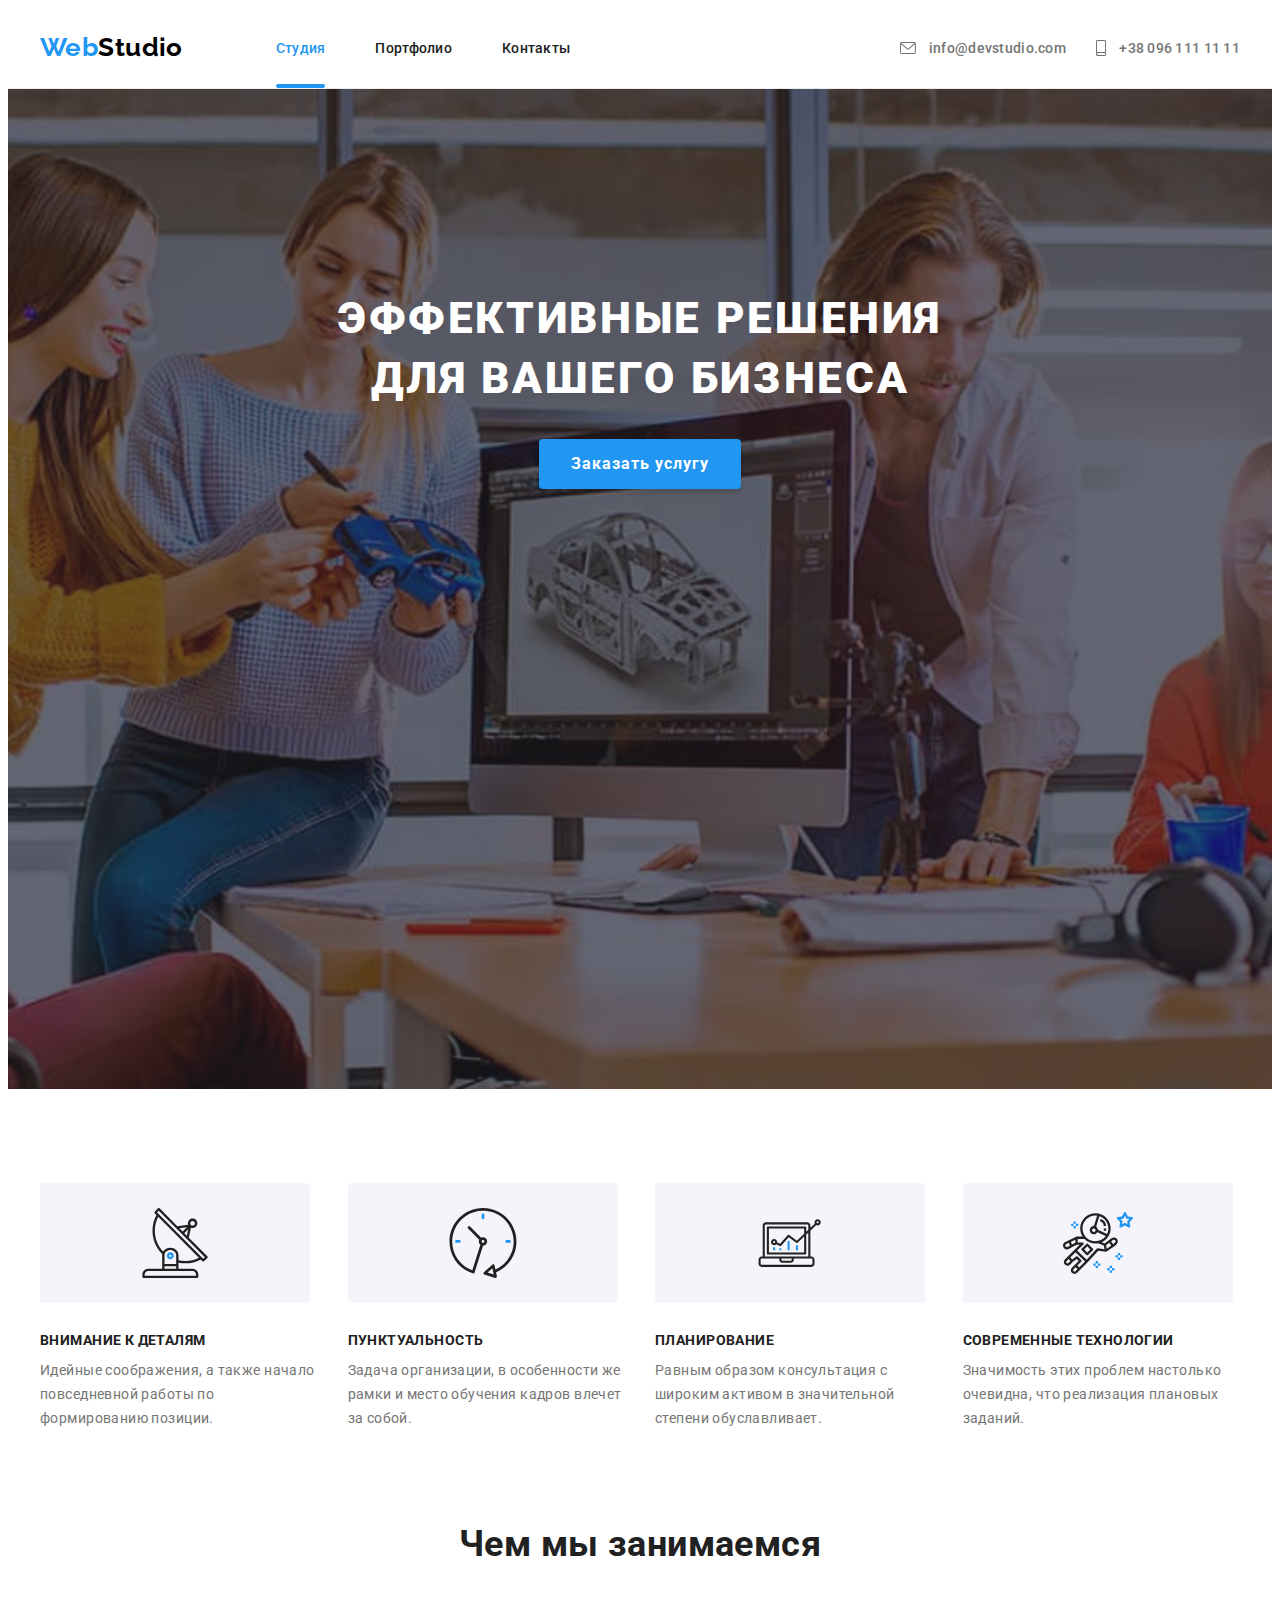
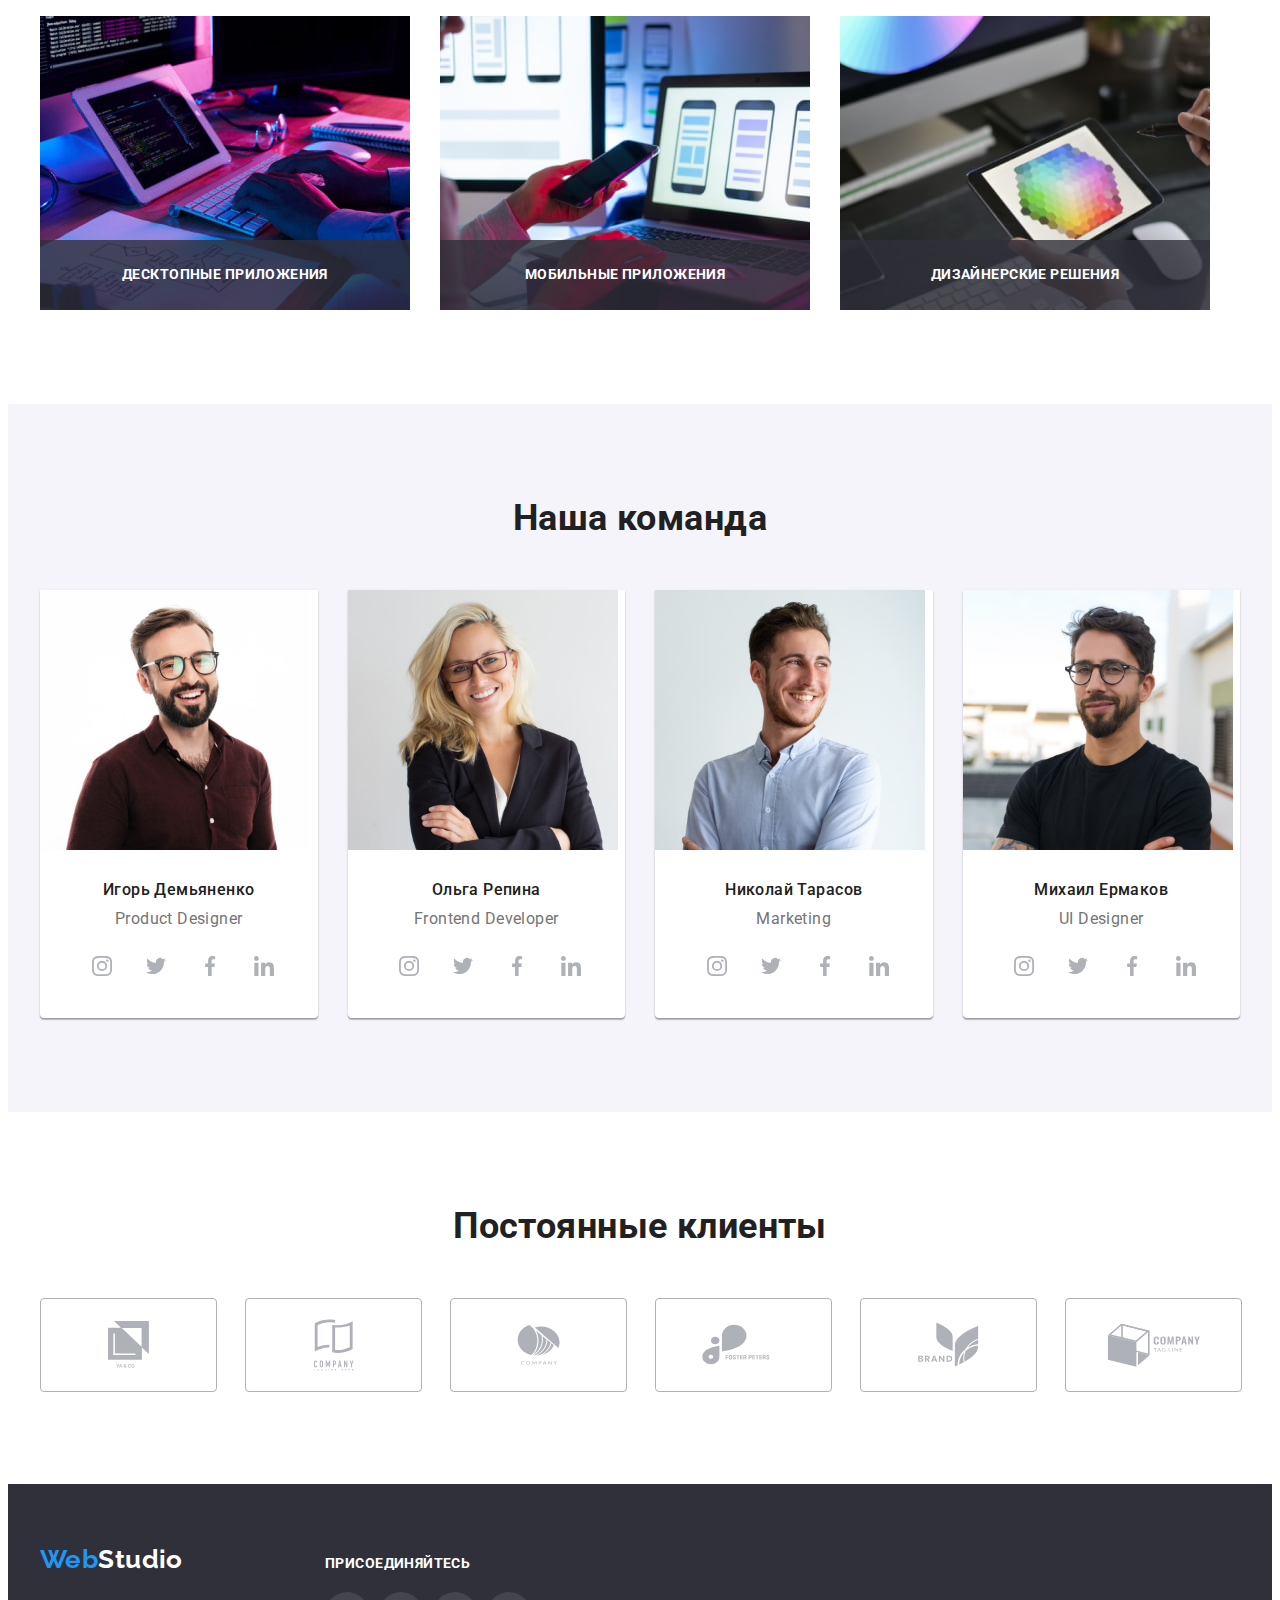
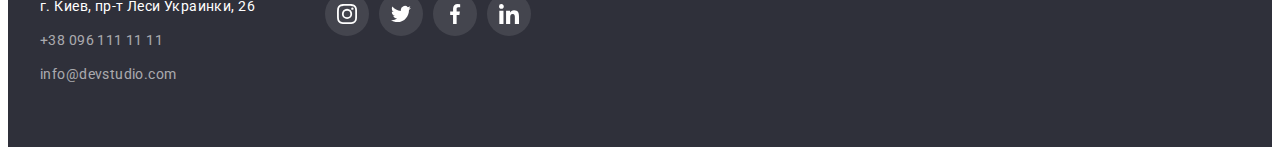
<file: index.html>
<!doctype html>
<html lang="ru">

<head>
  <meta charset="UTF-8">
  <meta http-equiv="X-UA-Compatible" content="IE=edge">
  <meta name="viewport" content="width=device-width, initial-scale=1.0">
  <title>WebStudio</title>
  <link href="https://fonts.googleapis.com/css2?family=Raleway:wght@700&family=Roboto:wght@400;500;700;900&display=swap"
    rel="stylesheet">
  <link rel="stylesheet" href="https://cdnjs.cloudflare.com/ajax/libs/modern-normalize/1.1.0/modern-normalize.min.css"
    integrity="sha512-wpPYUAdjBVSE4KJnH1VR1HeZfpl1ub8YT/NKx4PuQ5NmX2tKuGu6U/JRp5y+Y8XG2tV+wKQpNHVUX03MfMFn9Q=="
    crossorigin="anonymous" referrerpolicy="no-referrer" />
  <link rel="stylesheet" href="./css/styles.css">
</head>

<body>
  <header class="page-header">
    <div class="container">
      <nav class="page-nav">
        <a class="logo list" lang="en" href="./index.html"><span class="logo-acсent">Web</span>Studio</a>
        <ul class="nav list">
          <li class="nav-item"><a class="nav-link list active" href="./index.html">Студия</a></li>
          <li class="nav-item"><a class="nav-link list" href="./portfolio.html">Портфолио</a></li>
          <li class="nav-item"><a class="nav-link list" href="#">Контакты</a></li>
        </ul>
      </nav>
      <ul class="contacts list">
        <li class="contact-item">
          <a class="list" href="mailto:info@devstudio.com">
            <svg class="contact-icon" width="16" height="16">
              <use href="./images/icons.svg#icon-envelope"></use>
            </svg>
            info@devstudio.com</a>
        </li>
        <li class="contact-item">
          <a class="list" href="tel:+380961111111">
            <svg class="contact-icon" width="10" height="16">
              <use href="./images/icons.svg#icon-smartphone"></use>
            </svg>
            +38 096 111 11 11</a>
        </li>
      </ul>
    </div>
  </header>
  <main>
    <div class="backdrop is-hidden" data-modal>
      <div class="modal">
        <button class="close-button" type="button" data-modal-close>
          <svg width="11" height="11">
            <use href="./images/icons.svg#icon-vector"></use>
          </svg>
        </button>
      </div>
    </div>
    <section class="hero">
      <div class="thumb">
        <h1 class="hero-title">Эффективные решения<br>для вашего бизнеса</h1>
        <button type="button" class="button hero-button" data-modal-open>Заказать услугу</button>
      </div>
    </section>
    <section class="quality">
      <!-- Наши качества это скрытый заголовок -->
      <div class="container">
        <h2 class="no-view">Наши качества</h2>
        <ul class="quality-list list">
          <li class="quality-list-item">
            <div class="quality-list-img-container">
              <svg class="quality-list-img" width="70" height="70">
                <use href="./images/icons.svg#icon-antena"></use>
              </svg>
            </div>
            <h3 class="quality-list-item-title">Внимание к деталям</h3>
            <p class="quality-list-item-description">
              Идейные соображения, а также начало повседневной работы по формированию позиции.
            </p>
          </li>
          <li class="quality-list-item">
            <div class="quality-list-img-container">
              <svg class="quality-list-img" width="70" height="70">
                <use href="./images/icons.svg#icon-clock"></use>
              </svg>
            </div>
            <h3 class="quality-list-item-title">Пунктуальность</h3>
            <p class="quality-list-item-description">
              Задача организации, в особенности же рамки и место обучения кадров влечет за собой.
            </p>
          </li>
          <li class="quality-list-item">
            <div class="quality-list-img-container">
              <svg class="quality-list-img" width="70" height="70">
                <use href="./images/icons.svg#icon-diagram"></use>
              </svg>
            </div>
            <h3 class="quality-list-item-title">Планирование</h3>
            <p class="quality-list-item-description">
              Равным образом консультация с широким активом в значительной степени обуславливает.
            </p>
          </li>
          <li class="quality-list-item">
            <div class="quality-list-img-container">
              <svg class="quality-list-img" width="70" height="70">
                <use href="./images/icons.svg#icon-astronaut"></use>
              </svg>
            </div>
            <h3 class="quality-list-item-title">Современные технологии</h3>
            <p class="quality-list-item-description">
              Значимость этих проблем настолько очевидна, что реализация плановых заданий.
            </p>
          </li>
        </ul>
      </div>
    </section>
    <section class="what-we-do">
      <div class="container">
        <h2 class="section-title">Чем мы занимаемся</h2>
        <ul class="what-we-do-img-list list">
          <li class="what-we-do-img-list-item">
            <div class="what-we-do-thumb">
              <h3 class="what-we-do-list-title">Десктопные приложения</h3>
              <img src="./images/box1.jpg" alt="Работа за компьютером" width="370">
            </div>
          </li>
          <li class="what-we-do-img-list-item">
            <div class="what-we-do-thumb">
              <h3 class="what-we-do-list-title">Мобильные приложения</h3>
              <img src="./images/box2.jpg" alt="Заблокировал экран телефона" width="370">
            </div>
          </li>
          <li class="what-we-do-img-list-item">
            <div class="what-we-do-thumb">
              <h3 class="what-we-do-list-title">Дизайнерские решения</h3>
              <img src="./images/box3.jpg" alt="Выбор цвета на экране планшета" width="370">
            </div>
          </li>
        </ul>
      </div>
    </section>
    <section class="our-team">
      <div class="container">
        <h2 class="section-title">Наша команда</h2>
        <ul class="our-team-list list">
          <li class="our-team-list-card">
            <img class="our-team-list-card-img" src="./images/igor.jpg" alt="Портрет Игоря" width="270">
            <div class="our-team-list-card-capture">
              <h3 class="our-team-list-card-name">Игорь Демьяненко</h3>
              <p class="our-team-list-card-role" lang="en">Product Designer</p>
            </div>
            <ul class="soc-med-list">
              <li class="soc-med-item">
                <a href="https://www.instagram.com/" class="soc-med-link" target="_blank">
                  <svg class="soc-med-ico" width="20" height="20">
                    <use href="./images/icons.svg#icon-instagram"></use>
                  </svg>
                </a>
              </li>
              <li class="soc-med-item">
                <a href="https://twitter.com/" class="soc-med-link" target="_blank">
                  <svg class="soc-med-ico" width="20" height="20">
                    <use href="./images/icons.svg#icon-twitter"></use>
                  </svg>
                </a>
              </li>
              <li class="soc-med-item">
                <a href="https://www.facebook.com/" class="soc-med-link" target="_blank">
                  <svg class="soc-med-ico" width="20" height="20">
                    <use href="./images/icons.svg#icon-facebook"></use>
                  </svg>
                </a>
              </li>
              <li class="soc-med-item">
                <a href="https://www.linkedin.com/" class="soc-med-link" target="_blank">
                  <svg class="soc-med-ico" width="20" height="20">
                    <use href="./images/icons.svg#icon-linkedin"></use>
                  </svg>
                </a>
              </li>
            </ul>
          </li>
          <li class=" our-team-list-card">
            <img class="our-team-list-card-img" src="./images/olga.jpg" alt="Портрет Ольги" width="270">
            <div class="our-team-list-card-capture">
              <h3 class="our-team-list-card-name">Ольга Репина</h3>
              <p class="our-team-list-card-role" lang="en">Frontend Developer</p>
            </div>
            <ul class="soc-med-list">
              <li class="soc-med-item">
                <a href="https://www.instagram.com/" class="soc-med-link" target="_blank">
                  <svg class="soc-med-ico" width="20" height="20">
                    <use href="./images/icons.svg#icon-instagram"></use>
                  </svg>
                </a>
              </li>
              <li class="soc-med-item">
                <a href="https://twitter.com/" class="soc-med-link" target="_blank">
                  <svg class="soc-med-ico" width="20" height="20">
                    <use href="./images/icons.svg#icon-twitter"></use>
                  </svg>
                </a>
              </li>
              <li class="soc-med-item">
                <a href="https://www.facebook.com/" class="soc-med-link" target="_blank">
                  <svg class="soc-med-ico" width="20" height="20">
                    <use href="./images/icons.svg#icon-facebook"></use>
                  </svg>
                </a>
              </li>
              <li class="soc-med-item">
                <a href="https://www.linkedin.com/" class="soc-med-link" target="_blank">
                  <svg class="soc-med-ico" width="20" height="20">
                    <use href="./images/icons.svg#icon-linkedin"></use>
                  </svg>
                </a>
              </li>
            </ul>
          </li>
          <li class=" our-team-list-card">
            <img class="our-team-list-card-img" src="./images/mykola.jpg" alt="Портрет Николая" width="270">
            <div class="our-team-list-card-capture">
              <h3 class="our-team-list-card-name">Николай Тарасов</h3>
              <p class="our-team-list-card-role" lang="en">Marketing</p>
            </div>
            <ul class="soc-med-list">
              <li class="soc-med-item">
                <a href="https://www.instagram.com/" class="soc-med-link" target="_blank">
                  <svg class="soc-med-ico" width="20" height="20">
                    <use href="./images/icons.svg#icon-instagram"></use>
                  </svg>
                </a>
              </li>
              <li class="soc-med-item">
                <a href="https://twitter.com/" class="soc-med-link" target="_blank">
                  <svg class="soc-med-ico" width="20" height="20">
                    <use href="./images/icons.svg#icon-twitter"></use>
                  </svg>
                </a>
              </li>
              <li class="soc-med-item">
                <a href="https://www.facebook.com/" class="soc-med-link" target="_blank">
                  <svg class="soc-med-ico" width="20" height="20">
                    <use href="./images/icons.svg#icon-facebook"></use>
                  </svg>
                </a>
              </li>
              <li class="soc-med-item">
                <a href="https://www.linkedin.com/" class="soc-med-link" target="_blank">
                  <svg class="soc-med-ico" width="20" height="20">
                    <use href="./images/icons.svg#icon-linkedin"></use>
                  </svg>
                </a>
              </li>
            </ul>
          </li>
          <li class=" our-team-list-card">
            <img class="our-team-list-card-img" src="./images/michael.jpg" alt="Портрет Михаила" width="270">
            <div class="our-team-list-card-capture">
              <h3 class="our-team-list-card-name">Михаил Ермаков</h3>
              <p class="our-team-list-card-role" lang="en">UI Designer</p>
            </div>
            <ul class="soc-med-list">
              <li class="soc-med-item">
                <a href="https://www.instagram.com/" class="soc-med-link" target="_blank">
                  <svg class="soc-med-ico" width="20" height="20">
                    <use href="./images/icons.svg#icon-instagram"></use>
                  </svg>
                </a>
              </li>
              <li class="soc-med-item">
                <a href="https://twitter.com/" class="soc-med-link" target="_blank">
                  <svg class="soc-med-ico" width="20" height="20">
                    <use href="./images/icons.svg#icon-twitter"></use>
                  </svg>
                </a>
              </li>
              <li class="soc-med-item">
                <a href="https://www.facebook.com/" class="soc-med-link" target="_blank">
                  <svg class="soc-med-ico" width="20" height="20">
                    <use href="./images/icons.svg#icon-facebook"></use>
                  </svg>
                </a>
              </li>
              <li class="soc-med-item">
                <a href="https://www.linkedin.com/" class="soc-med-link" target="_blank">
                  <svg class="soc-med-ico" width="20" height="20">
                    <use href="./images/icons.svg#icon-linkedin"></use>
                  </svg>
                </a>
              </li>
            </ul>
          </li>
        </ul>
      </div>
    </section>

    <section class="clients">
      <div class="container">
        <h1 class="section-title">Постоянные клиенты</h1>
        <ul class="clients-list">
          <li class="clients-item">
            <a href="" class="client-link" target="_blank">
              <svg class="client-ico" width="41" height="47">
                <use href="./images/icons.svg#icon-brand-1"></use>
              </svg>
            </a>
          </li>
          <li class="clients-item">
            <a href="" class="client-link" target="_blank">
              <svg class="client-ico" width="40" height="52">
                <use href="./images/icons.svg#icon-brand-2"></use>
              </svg>
            </a>
          </li>
          <li class="clients-item">
            <a href="" class="client-link" target="_blank">
              <svg class="client-ico" width="43" height="41">
                <use href="./images/icons.svg#icon-brand-3"></use>
              </svg>
            </a>
          </li>
          <li class="clients-item">
            <a href="" class="client-link" target="_blank">
              <svg class="client-ico" width="84" height="41">
                <use href="./images/icons.svg#icon-brand-4"></use>
              </svg>
            </a>
          </li>
          <li class="clients-item">
            <a href="" class="client-link" target="_blank">
              <svg class="client-ico" width="63" height="45">
                <use href="./images/icons.svg#icon-brand-5"></use>
              </svg>
            </a>
          </li>
          <li class="clients-item">
            <a href="" class="client-link" target="_blank">
              <svg class="client-ico" width="94" height="44">
                <use href="./images/icons.svg#icon-brand-6"></use>
              </svg>
            </a>
          </li>
        </ul>
      </div>
    </section>
  </main>
  <footer class="footer">
    <div class="container">
      <div class="footer-column">
        <a class="footer-logo logo list" lang="en" href="./index.html"><span class="logo-acсent">Web</span>Studio</a>
        <address>
          <ul class="contacts list">
            <li class="contact-item">
              <a class="foot-link located list" href="https://goo.gl/maps/6ziTikTAs9fFtDVV7" target="_blank"
                rel="noopener noreferrer">
                г. Киев, пр-т Леси Украинки, 26
              </a>
            </li>
            <li class="foot-contact-item"><a class="foot-link list" href="tel:+380961111111">+38 096 111 11
                11</a></li>
            <li class="foot-contact-item"><a class="foot-link list"
                href="mailto:info@devstudio.com">info@devstudio.com</a>
            </li>
          </ul>
        </address>
      </div>
      <div class="footer-column">
        <h2 class="footer-column-title">присоединяйтесь</h2>
        <ul class="soc-med-list">
          <li class="soc-med-item">
            <a href="https://www.instagram.com/" class="soc-med-link" target="_blank">
              <svg class="soc-med-ico" width="20" height="20">
                <use href="./images/icons.svg#icon-instagram"></use>
              </svg>
            </a>
          </li>
          <li class="soc-med-item">
            <a href="https://twitter.com/" class="soc-med-link" target="_blank">
              <svg class="soc-med-ico" width="20" height="20">
                <use href="./images/icons.svg#icon-twitter"></use>
              </svg>
            </a>
          </li>
          <li class="soc-med-item">
            <a href="https://www.facebook.com/" class="soc-med-link" target="_blank">
              <svg class="soc-med-ico" width="20" height="20">
                <use href="./images/icons.svg#icon-facebook"></use>
              </svg>
            </a>
          </li>
          <li class="soc-med-item">
            <a href="https://www.linkedin.com/" class="soc-med-link" target="_blank">
              <svg class="soc-med-ico" width="20" height="20">
                <use href="./images/icons.svg#icon-linkedin"></use>
              </svg>
            </a>
          </li>
        </ul>
      </div>
    </div>
    </address>
  </footer>
  <script src="./js/modal.js"></script>
</body>

</html>
</file>
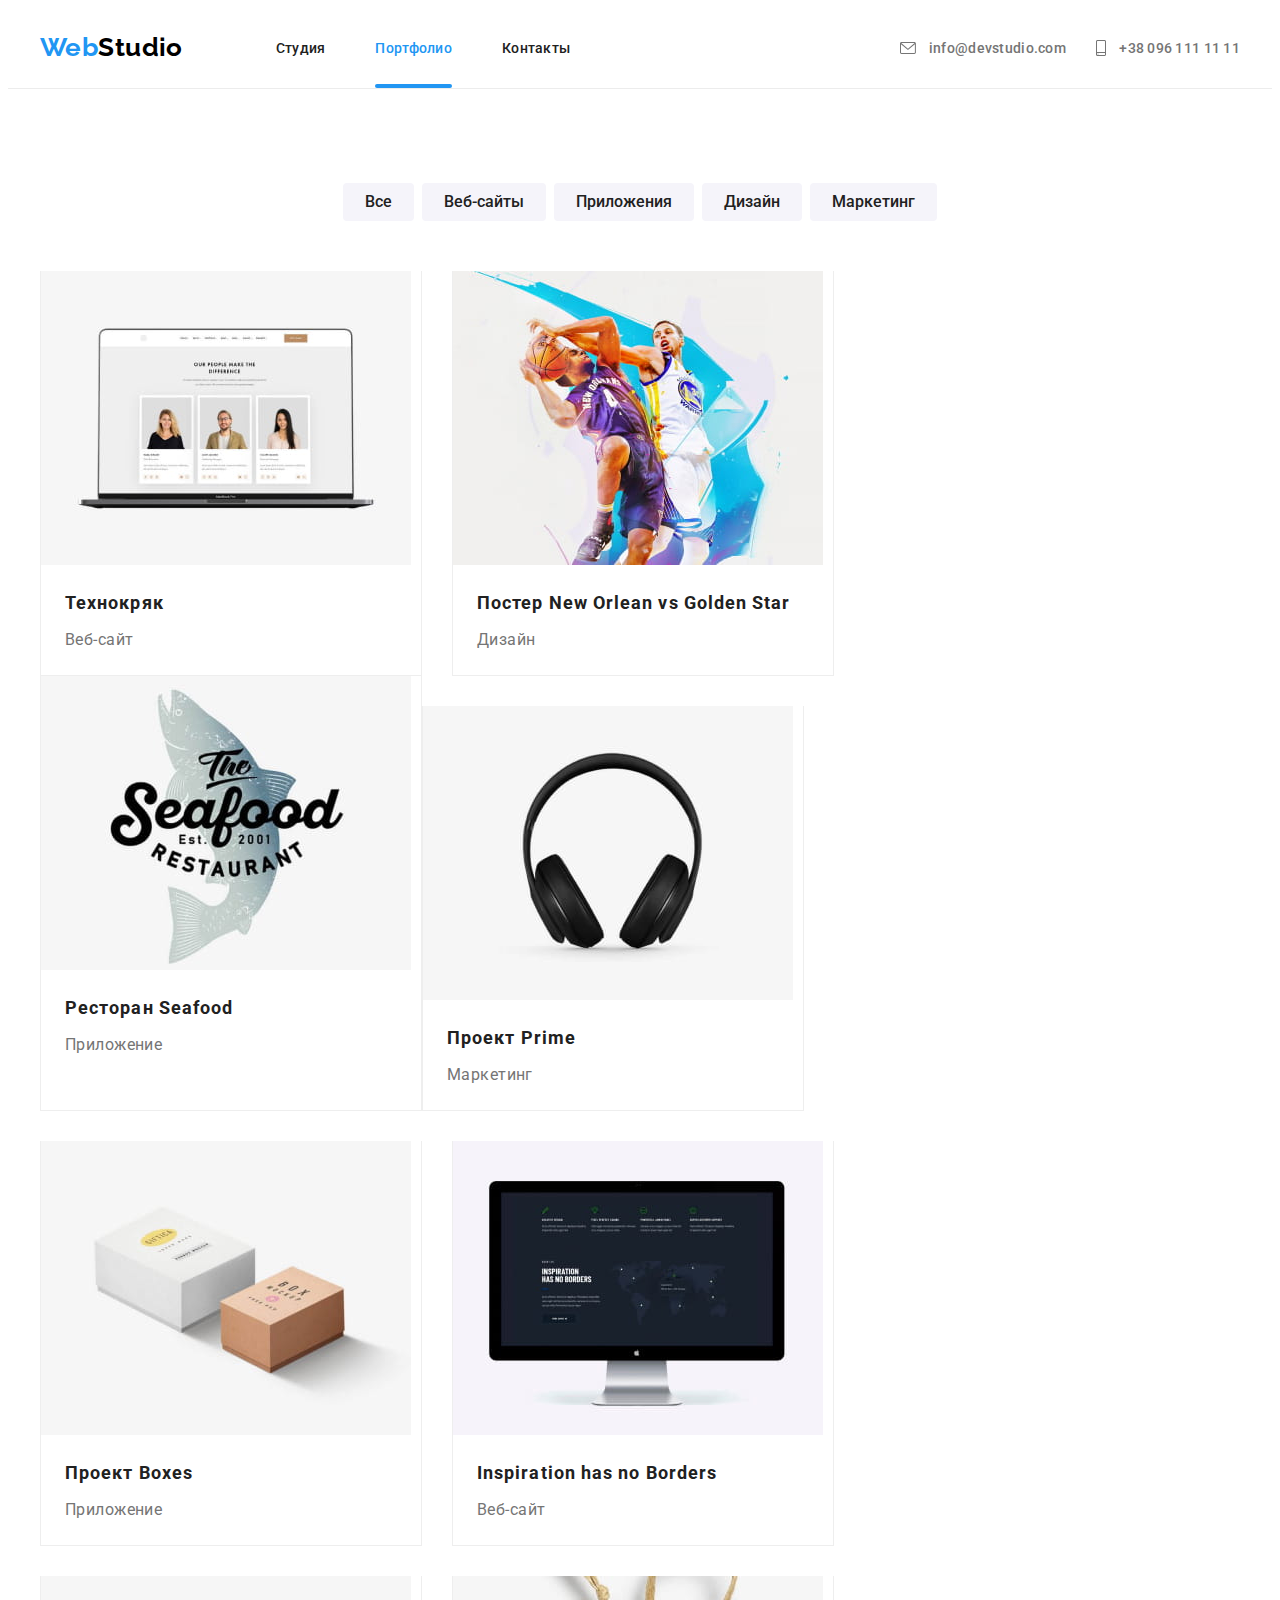
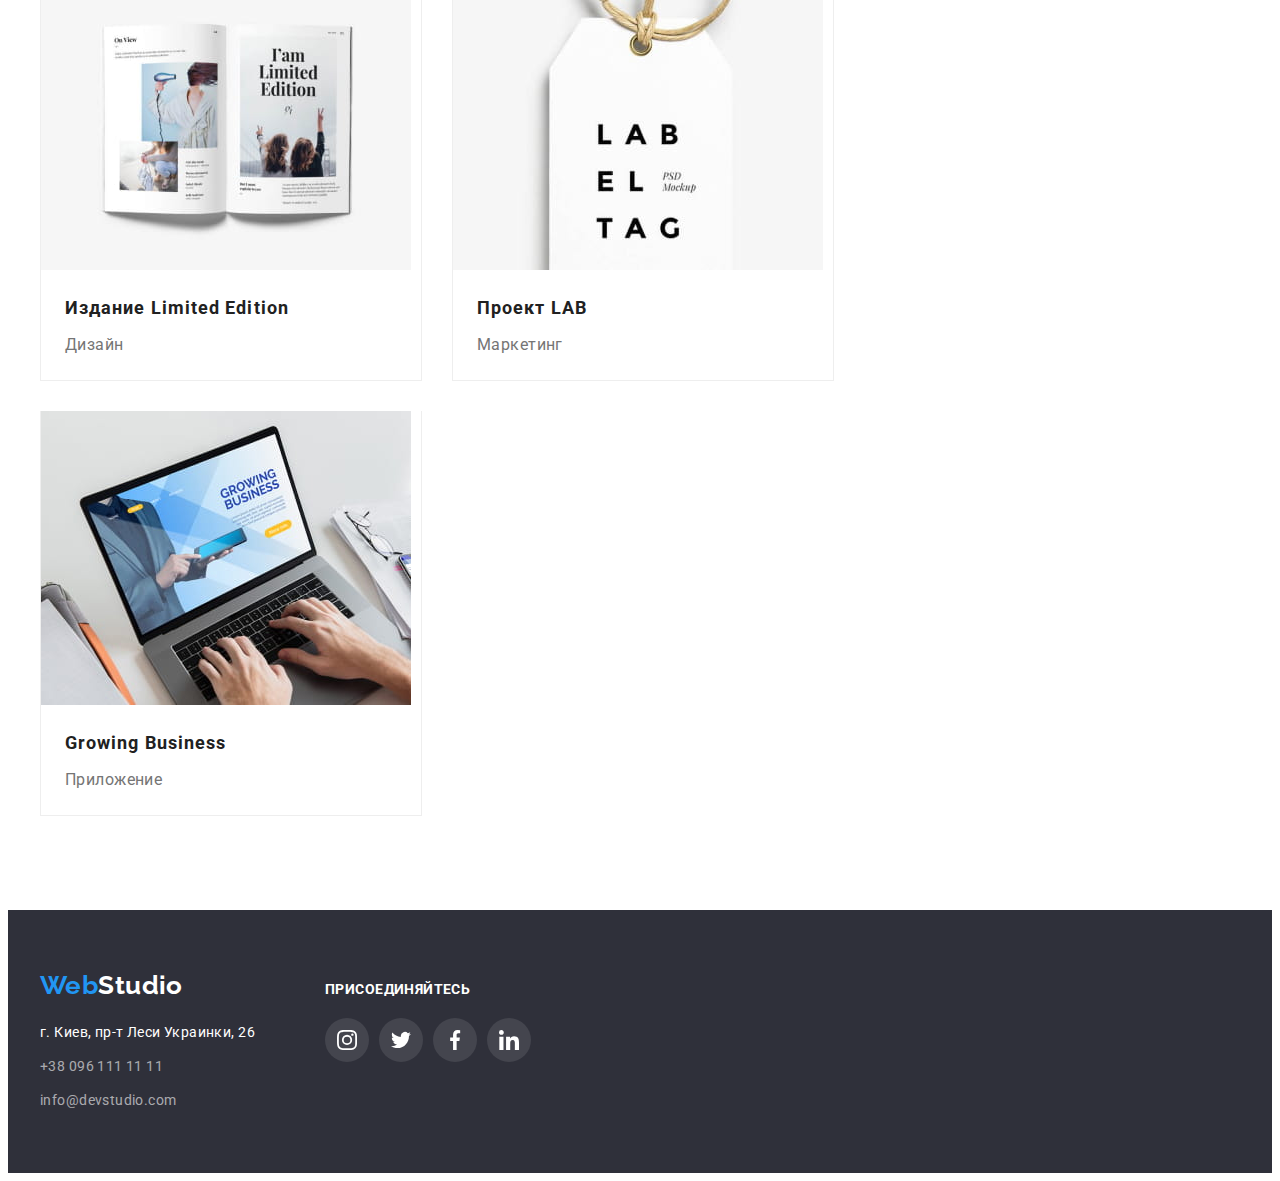
<file: portfolio.html>
<!doctype html>
<html lang="ru">

<head>
  <meta charset="UTF-8">
  <meta http-equiv="X-UA-Compatible" content="IE=edge">
  <meta name="viewport" content="width=device-width, initial-scale=1.0">
  <title>Portfolio</title>
  <link href="https://fonts.googleapis.com/css2?family=Raleway:wght@700&family=Roboto:wght@400;500;700;900&display=swap"
    rel="stylesheet">
  <link rel="stylesheet" href="https://cdnjs.cloudflare.com/ajax/libs/modern-normalize/1.1.0/modern-normalize.min.css"
    integrity="sha512-wpPYUAdjBVSE4KJnH1VR1HeZfpl1ub8YT/NKx4PuQ5NmX2tKuGu6U/JRp5y+Y8XG2tV+wKQpNHVUX03MfMFn9Q=="
    crossorigin="anonymous" referrerpolicy="no-referrer" />
  <link rel="stylesheet" href="./css/styles.css">
</head>

<body>
  <header class="page-header">
    <div class="container">
      <nav class="page-nav">
        <a class="logo list" lang="en" href="./index.html"><span class="logo-acсent">Web</span>Studio</a>
        <ul class="nav list">
          <li class="nav-item"><a class="nav-link list" href="./index.html">Студия</a></li>
          <li class="nav-item"><a class="nav-link list active" href="./portfolio.html">Портфолио</a></li>
          <li class="nav-item"><a class="nav-link list" href="#">Контакты</a></li>
        </ul>
      </nav>
      <ul class="contacts list">
        <li class="contact-item">
          <a class="list" href="mailto:info@devstudio.com">
            <svg class="contact-icon" width="16" height="16">
              <use href="./images/icons.svg#icon-envelope"></use>
            </svg>
            info@devstudio.com</a>
        </li>
        <li class="contact-item">
          <a class="list" href="tel:+380961111111">
            <svg class="contact-icon" width="10" height="16">
              <use href="./images/icons.svg#icon-smartphone"></use>
            </svg>
            +38 096 111 11 11</a>
        </li>
      </ul>
    </div>
  </header>
  <main>
    <section class="examples">
      <div class="container">
        <!-- Невидимый заголовок -->
        <h1 class="no-view">Наши работы</h1>
        <ul class="filters list">
          <li class="filters-item"><button class="filter button" type="button">Все</button></li>
          <li class="filters-item"><button class="filter button" type="button">Веб-сайты</button></li>
          <li class="filters-item"><button class="filter button" type="button">Приложения</button></li>
          <li class="filters-item"><button class="filter button" type="button">Дизайн</button></li>
          <li class="filters-item"><button class="filter button" type="button">Маркетинг</button></li>
        </ul>
        <ul class="examples-list list">
          <li class="example-item">
            <a href="" class="example-link">
              <div class="example-thumb">
                <img class="example-img" src="./images/tech-crack.jpg" alt="Включенный ноутбук" width="370">
                <div class="example-description">
                  <p class="description-text">Ресурс предлагает комплексные предложения с разным уровнем
                    функционала и сервисов. Все это позволит посетителю получить исчерпывающие сведения
                    о
                    компании или частном лице.</p>
                </div>
              </div>
              <div class="example-text">
                <h2 class="example-name">Технокряк</h2>
                <p class="example-product">Веб-сайт</p>
              </div>
            </a>
          </li>
          <li class="example-item">
            <a href="" class="example-link">
              <div class="example-thumb">
                <img class="example-img" src="./images/basketball.jpg" alt="Баскетболисты играют" width="370">
                <div class="example-description">
                  <p class="description-text">Ресурс предлагает комплексные предложения с разным уровнем
                    функционала и сервисов. Все это позволит посетителю получить исчерпывающие сведения
                    о
                    компании или частном лице.</p>
                </div>
              </div>
              <div class="example-text">
                <h2 class="example-name">Постер New Orlean vs Golden Star</h2>
                <p class="example-product">Дизайн</p>
              </div>
            </a>
          </li>
          <li class="example-item">
            <a href="" class="example-link">
              <div class="example-thumb">
                <img class="example-img" src="./images/seafood.jpg" alt="Логотип на котором изображена рыба"
                  width="370">
                <div class="example-description">
                  <p class="description-text">Ресурс предлагает комплексные предложения с разным уровнем
                    функционала и сервисов. Все это позволит посетителю получить исчерпывающие сведения
                    о
                    компании или частном лице.</p>
                </div>
              </div>
              <div class="example-text">
                <h2 class="example-name">Ресторан Seafood</h2>
                <p class="example-product">Приложение</p>
              </div>
            </a>
          </li>
          <li class="example-item">
            <a href="" class="example-link">
              <div class="example-thumb">
                <img class="example-img" src="./images/headphones.jpg" alt="Большие наушники" width="370">
                <div class="example-description">
                  <p class="description-text">Ресурс предлагает комплексные предложения с разным уровнем
                    функционала и сервисов. Все это позволит посетителю получить исчерпывающие сведения
                    о
                    компании или частном лице.</p>
                </div>
              </div>
              <div class="example-text">
                <h2 class="example-name">Проект Prime</h2>
                <p class="example-product">Маркетинг</p>
              </div>
            </a>
          </li>
          <li class="example-item">
            <a href="" class="example-link">
              <div class="example-thumb">
                <img class="example-img" src="./images/boxes.jpg" alt="Две коробки одна белая другая коричневая"
                  width="370">
                <div class="example-description">
                  <p class="description-text">Ресурс предлагает комплексные предложения с разным уровнем
                    функционала и сервисов. Все это позволит посетителю получить исчерпывающие сведения
                    о
                    компании или частном лице.</p>
                </div>
              </div>
              <div class="example-text">
                <h2 class="example-name">Проект Boxes</h2>
                <p class="example-product">Приложение</p>
              </div>
            </a>
          </li>
          <li class="example-item">
            <a href="" class="example-link">
              <div class="example-thumb">
                <img class="example-img" src="./images/monitor.jpg" alt="Монитор с открытой вкладкой сайта" width="370">
                <div class="example-description">
                  <p class="description-text">Ресурс предлагает комплексные предложения с разным уровнем
                    функционала и сервисов. Все это позволит посетителю получить исчерпывающие сведения
                    о
                    компании или частном лице.</p>
                </div>
              </div>
              <div class="example-text">
                <h2 class="example-name">Inspiration has no Borders</h2>
                <p class="example-product">Веб-сайт</p>
              </div>
            </a>
          </li>
          <li class="example-item">
            <a href="" class="example-link">
              <div class="example-thumb">
                <img class="example-img" src="./images/book.jpg" alt="Развёрнутая книга" width="370">
                <div class="example-description">
                  <p class="description-text">Ресурс предлагает комплексные предложения с разным уровнем
                    функционала и сервисов. Все это позволит посетителю получить исчерпывающие сведения
                    о
                    компании или частном лице.</p>
                </div>
              </div>
              <div class="example-text">
                <h2 class="example-name">Издание Limited Edition</h2>
                <p class="example-product">Дизайн</p>
              </div>
            </a>
          </li>
          <li class="example-item">
            <a href="" class="example-link">
              <div class="example-thumb">
                <img class="example-img" src="./images/lable.jpg" alt="Бирка с названием" width="370">
                <div class="example-description">
                  <p class="description-text">Ресурс предлагает комплексные предложения с разным уровнем
                    функционала и сервисов. Все это позволит посетителю получить исчерпывающие сведения
                    о
                    компании или частном лице.</p>
                </div>
              </div>
              <div class="example-text">
                <h2 class="example-name">Проект LAB</h2>
                <p class="example-product">Маркетинг</p>
              </div>
            </a>
          </li>
          <li class="example-item">
            <a href="" class="example-link">
              <div class="example-thumb">
                <img class="example-img" src="./images/growing.jpg" alt="Человек работает за ноутбуком" width="370">
                <div class="example-description">
                  <p class="description-text">Ресурс предлагает комплексные предложения с разным уровнем
                    функционала и сервисов. Все это позволит посетителю получить исчерпывающие сведения
                    о
                    компании или частном лице.</p>
                </div>
              </div>
              <div class="example-text">
                <h2 class="example-name">Growing Business</h2>
                <p class="example-product">Приложение</p>
              </div>
            </a>
          </li>
        </ul>
      </div>
    </section>
  </main>
  <footer class="footer">
    <div class="container">
      <div class="footer-column">
        <a class="footer-logo logo list" lang="en" href="./index.html"><span class="logo-acсent">Web</span>Studio</a>
        <address>
          <ul class="contacts list">
            <li class="contact-item">
              <a class="foot-link located list" href="https://goo.gl/maps/6ziTikTAs9fFtDVV7" target="_blank"
                rel="noopener noreferrer">
                г. Киев, пр-т Леси Украинки, 26
              </a>
            </li>
            <li class="foot-contact-item"><a class="foot-link list" href="tel:+380961111111">+38 096 111 11
                11</a></li>
            <li class="foot-contact-item"><a class="foot-link list"
                href="mailto:info@devstudio.com">info@devstudio.com</a>
            </li>
          </ul>
        </address>
      </div>
      <div class="footer-column">
        <h2 class="footer-column-title">присоединяйтесь</h2>
        <ul class="soc-med-list">
          <li class="soc-med-item">
            <a href="https://www.instagram.com/" class="soc-med-link" target="_blank">
              <svg class="soc-med-ico" width="20" height="20">
                <use href="./images/icons.svg#icon-instagram"></use>
              </svg>
            </a>
          </li>
          <li class="soc-med-item">
            <a href="https://twitter.com/" class="soc-med-link" target="_blank">
              <svg class="soc-med-ico" width="20" height="20">
                <use href="./images/icons.svg#icon-twitter"></use>
              </svg>
            </a>
          </li>
          <li class="soc-med-item">
            <a href="https://www.facebook.com/" class="soc-med-link" target="_blank">
              <svg class="soc-med-ico" width="20" height="20">
                <use href="./images/icons.svg#icon-facebook"></use>
              </svg>
            </a>
          </li>
          <li class="soc-med-item">
            <a href="https://www.linkedin.com/" class="soc-med-link" target="_blank">
              <svg class="soc-med-ico" width="20" height="20">
                <use href="./images/icons.svg#icon-linkedin"></use>
              </svg>
            </a>
          </li>
        </ul>
      </div>
    </div>
    </address>
  </footer>
</body>

</html>
</file>
<file: css/styles.css>
body {
  /* Обьявление переменных */
  --title-color: #212121;
  --text-color: #757575;
  --acent-color: #2196F3;
  --logo-color: #000000;
  --alternative-color: #ffffff;
  --bkg-color: #F5F4FA;
  --ico-color: #AFB1B8;
  --hover-time: 250ms;
  --hover-function: cubic-bezier(0.4, 0, 0.2, 1);

  /* Нормализация */
  font-family: 'Roboto', sans-serif;
  font-style: normal;
  font-size: 14px;
  letter-spacing: 0.03em;
  background-color: var(--alternative-color);
  color: var(--text-color);
}

.list {
  list-style: none;
  text-decoration: none;
}

.button {

  font-family: 'Roboto', sans-serif;
  cursor: pointer;
}

.section-title {
  margin: 0;
  padding: 0;

  color: var(--title-color);

  font-style: normal;
  font-size: 36px;
  line-height: 1.16;
  text-align: center;

}

/* Временно дисплей нон */
.no-view {
  text-decoration: line-through;
  display: none;
}

.container {
  width: 1200px;
  margin: 0 auto;
  padding: 0 15px;
}

/* Стилизация шапки */


/* Навигация */

.page-header {
  border-bottom: 1px solid #ECECEC;
}

.page-header .container {
  display: flex;
  align-items: center;
  justify-content: space-between;
  min-height: 80px;

}

.page-nav {
  display: flex;
  align-items: center;
}

.logo {
  display: block;
  margin-right: 93px;

  color: var(--logo-color);

  font-family: 'Raleway', sans-serif;
  font-weight: 700;
  font-size: 26px;
  line-height: 1.2;
}

.logo-acсent {
  color: var(--acent-color);
}

.nav.list {
  display: flex;
  padding: 0;
  margin: 0;
}

.nav>.nav-item:not(:nth-last-child(1)) {
  margin-right: 50px;
}

.nav-link {
  position: relative;

  padding: 32px 0;

  color: var(--title-color);

  font-weight: 500;
  line-height: 1.14;
  letter-spacing: 0.02em;

  transition: color var(--hover-time) var(--hover-function);
}

.nav-link.active {
  color: var(--acent-color);
}

.nav-link.active::after {
  content: '';
  position: absolute;
  bottom: 0;
  left: 0;

  display: block;
  width: 100%;
  height: 4px;
  border-radius: 2px;

  background-color: var(--acent-color);
}

.page-header .contacts {
  display: flex;
  align-items: center;
  justify-content: center;
  padding: 0;
  margin: 0;
}

.contacts .list {
  color: var(--text-color);

  font-weight: 500;
  line-height: 1.14;
  letter-spacing: 0.02em;

  transition: color var(--hover-time) var(--hover-function);
}

.contact-item:not(:nth-last-child(1)) {
  margin-right: 30px;
}

.contact-icon {
  margin-right: 10px;
  vertical-align: top;

  fill: currentColor;

  transition: fill var(--hover-time) var(--hover-function);
}


.nav-link:hover,
.nav-link:focus,
.contact-item .list:hover .contact-icon,
.contact-item .list:focus .contact-icon,
.contact-item .list:hover,
.contact-item .list:focus {
  color: var(--acent-color);
  fill: var(--acent-color);
}

/* Главная страница */
/* Модальное окно */
.backdrop {
  position: fixed;
  top: 0;
  left: 0;
  z-index: 999;

  width: 100%;
  height: 100%;

  background-color: rgba(0, 0, 0, 0.2);

  opacity: 1;

  transition: opacity var(--hover-time) var(--hover-function);
}

.backdrop.is-hidden {
  opacity: 0;
  pointer-events: none;
}


.backdrop>.modal {
  position: fixed;
  left: 50%;
  top: 50%;
  transform: translate(-50%, -50%) scale(1);

  width: 528px;
  height: 581px;

  background: #FFFFFF;
  box-shadow: 0px 1px 3px rgba(0, 0, 0, 0.12),
    0px 1px 1px rgba(0, 0, 0, 0.14),
    0px 2px 1px rgba(0, 0, 0, 0.2);
  border-radius: 4px;

  transition: transform var(--hover-time) var(--hover-function)
}

.backdrop.is-hidden>.modal {
  transform: translate(-50%, -50%) scale(1.1);
}


.modal>.close-button {
  position: absolute;
  right: 8px;
  top: 8px;

  display: flex;
  justify-content: center;
  align-items: center;

  width: 30px;
  height: 30px;
  border: 1px solid rgba(0, 0, 0, 0.1);
  border-radius: 50%;

  background: #FFFFFF;
  cursor: pointer;

}

/* Секция герой */
.thumb {
  padding: 200px 15px 200px 15px;
  background-color: #C4C4C4;
  background-image: radial-gradient(ellipse at center,
      rgba(47, 48, 58, 0.4),
      rgba(47, 48, 58, 0.4)), url("../images/hero-bkg.jpg");
  background-size: cover;
  background-repeat: no-repeat;
  background-position: center;


  min-height: 600px;
  text-align: center;
}

.hero {
  max-width: 1600px;
  margin: 0 auto;
}

.hero-title {
  margin: 0;
  color: var(--alternative-color);

  font-family: 'Roboto', sans-serif;
  font-weight: 900;
  font-size: 44px;
  line-height: 1.36;
  text-align: center;
  letter-spacing: 0.06em;
  text-transform: uppercase;

}

.hero-button {
  padding: 10px 32px;
  margin-top: 30px;
  border-radius: 4px;
  border: none;

  color: var(--alternative-color);
  background-color: var(--acent-color);
  box-shadow: 0px 4px 4px rgba(0, 0, 0, 0.15);

  font-weight: 700;
  font-size: 16px;
  line-height: 1.88;
  text-align: center;
  letter-spacing: 0.06em;

  transition: background-color var(--hover-time) var(--hover-function);
}

.hero-button:hover,
.hero-button:focus {
  background-color: #188CE8;
}


/* Секция наши качества */
.quality {
  padding: 94px 0;
}

.quality .quality-list {
  display: flex;
  padding: 0;
  margin: 0;
}

.quality-list-item {
  width: calc((100% - 90px) / 4);
}

.quality-list-item:not(:nth-last-child(1)) {
  margin-right: 30px;
}

.quality-list-img-container {
  width: 270px;
  height: 120px;
  border-radius: 4px;
  display: flex;
  align-items: center;
  justify-content: center;

  background-color: var(--bkg-color);
}

.quality-list-item-title {
  margin: 30px 0 0 0;

  color: var(--title-color);

  text-transform: uppercase;
  font-size: 14px;
  line-height: 1.14;
}

.quality-list-item-description {
  margin: 10px 0 0 0;

  text-align: left;
  line-height: 1.7;
}

/* Секция чем мы занимаемся */
.what-we-do {
  padding-bottom: 94px;
}

.what-we-do-img-list {
  display: flex;
  margin: 50px 0 0 0;
  padding: 0;
}

.what-we-do-img-list-item:not(:nth-last-child(1)) {
  margin-right: 30px;
}

.what-we-do .what-we-do-thumb {
  position: relative;
  width: 370px;
  height: 294px;
}

.what-we-do-list-title {
  position: absolute;
  bottom: 0;
  padding: 27px 0;

  width: 100%;
  margin: 0;


  color: var(--alternative-color);
  background: rgba(47, 48, 58, 0.8);

  font-weight: 700;
  font-size: 14px;
  line-height: 1.14;
  text-transform: uppercase;
  text-align: center;
}

.what-we-do-img-list-item>img {
  display: block;
}

/* Стилизация секции наша команда */
.our-team {
  background-color: var(--bkg-color);
  padding: 94px 0;
}

.our-team-list {
  display: flex;
  margin: 50px 0 0 0;
  padding: 0;
}

.our-team-list-card {
  width: calc((100% - 90px) / 4);
  box-shadow: 0px 1px 3px rgba(0, 0, 0, 0.12),
    0px 1px 1px rgba(0, 0, 0, 0.14),
    0px 2px 1px rgba(0, 0, 0, 0.2);
  border-radius: 0px 0px 4px 4px;
  background-color: #FFFFFF;
}

.our-team-list-card:not(:nth-last-child(1)) {
  margin-right: 30px;
}

.our-team-list-card-img {
  display: block;
}

.our-team-list-card-capture {
  padding: 30px 0 16px;
}

.our-team-list-card-name {
  margin: 0;

  color: var(--title-color);

  font-weight: 500;
  font-size: 16px;
  line-height: 1.2;
  text-align: center;

}

.our-team-list-card-role {
  margin: 10px 0 0 0;

  color: var(--text-color);

  font-size: 16px;
  line-height: 1.2;
  text-align: center;
}

.our-team-list-card .soc-med-list {
  list-style: none;
  display: flex;
  justify-content: end;
  align-items: center;

  padding: 0;
  margin-bottom: 30px;
}

.soc-med-item .soc-med-link {
  display: flex;
  justify-content: center;
  align-items: center;

  width: 44px;
  height: 44px;
  border-radius: 50%;

  transition: background-color var(--hover-time) var(--hover-function);
}

.soc-med-list .soc-med-item:last-child {
  margin-right: 32px;
}

.soc-med-list .soc-med-item:not(:nth-last-child(1)) {
  margin-right: 10px;
}

.soc-med-link .soc-med-ico {
  fill: var(--ico-color);

  transition: fill var(--hover-time) var(--hover-function);
}

.soc-med-list .soc-med-link:hover,
.soc-med-list .soc-med-link:focus {
  background-color: var(--acent-color);

}

.soc-med-list .soc-med-link:hover .soc-med-ico,
.soc-med-list .soc-med-link:focus .soc-med-ico {
  fill: var(--alternative-color);
}

/* Стилизация секции наши клиенты */
.clients {
  padding: 94px 0;
}

.clients .clients-list {
  list-style: none;
  display: flex;

  margin-top: 50px;
  margin-bottom: 0;
  padding: 0;
}

.clients-list .clients-item {
  width: calc((100% - 150px)/5);
  height: 92px;
}

.clients-item .client-link {
  width: 100%;
  height: 100%;

  display: flex;
  justify-content: center;
  align-items: center;

  border: 1px solid var(--ico-color);
  border-radius: 4px;

  transition: border-color var(--hover-time) var(--hover-function);
}

.clients-list .clients-item:not(:nth-last-child(1)) {
  margin-right: 30px;
}

.clients-item .client-ico {
  fill: var(--ico-color);

  transition: fill var(--hover-time) var(--hover-function);
}

.clients-item:hover .client-link,
.clients-item:focus .client-link {
  border-color: var(--acent-color);
}

.client-link:hover .client-ico,
.client-link:focus .client-ico {
  fill: var(--acent-color);
}

/* Страница портфолио */
.examples {
  padding: 94px 0;
}

.filters {
  display: flex;
  justify-content: center;

  padding: 0;
  margin: 0;
}

.filters .filter {
  padding: 6px 22px;
  border: none;
  border-radius: 4px;

  color: var(--title-color);
  background-color: var(--bkg-color);

  font-weight: 500;
  font-size: 16px;
  line-height: 1.6;
  text-align: center;

  transition: background-color var(--hover-time) var(--hover-function),
    color var(--hover-time) var(--hover-function),
    box-shadow var(--hover-time) var(--hover-function);
}

.filters-item:not(:nth-last-child(1)) {
  margin-right: 8px;
}

.filters .filter:hover,
.filters .filter:focus {
  background-color: var(--acent-color);
  color: var(--alternative-color);
  box-shadow: 0px 3px 1px rgba(0, 0, 0, 0.1),
    0px 1px 2px rgba(0, 0, 0, 0.08),
    0px 2px 2px rgba(0, 0, 0, 0.12);
}

.examples-list {
  display: flex;
  flex-wrap: wrap;
  margin: 50px 0 0;
  padding: 0;
}

.example-link {
  text-decoration: none;
}

.examples-list .example-item {
  width: calc((100% - 60px)/3);
  border: 1px solid #EEEEEE;
  border-top: none;

  transition: box-shadow var(--hover-time) var(--hover-function);
}


.examples-list .example-item:hover {
  box-shadow: 0px 1px 1px rgba(0, 0, 0, 0.12),
    0px 4px 4px rgba(0, 0, 0, 0.06),
    1px 4px 6px rgba(0, 0, 0, 0.16);
}

.examples-list .example-item:not(:nth-child(3n)) {
  margin-right: 30px;
}

.examples-list .example-item:nth-child(n+4) {
  margin-top: 30px;
}

.examples-list .example-thumb {
  position: relative;
  z-index: 5;
  overflow: hidden;
}

.examples-list .example-img {
  display: block;

}

.example-item .example-text {
  padding: 20px 24px;
}

.example-name {
  margin: 0;
  color: var(--title-color);

  font-weight: 700;
  font-size: 18px;
  line-height: 2;
  letter-spacing: 0.06em;

}

.example-product {
  margin: 4px 0 0 0;

  font-size: 16px;
  line-height: 1.88;
  font-weight: 400;

  color: var(--text-color);
}

.examples-list .example-description {
  position: absolute;
  bottom: 0;
  z-index: 10;

  height: 100%;
  width: 100%;
  margin: 0;
  padding: 63px 24px;

  background: rgba(33, 150, 243, 0.9);

  transform: translateY(100%);
  transition: transform var(--hover-time) var(--hover-function);
}

.example-item:hover .example-description {
  transform: translateY(0);
}

.examples-list .description-text {
  margin: 0;

  font-size: 18px;
  line-height: 1.56;
  letter-spacing: 0.03em;

  color: var(--alternative-color);
}

/* Стилизация подвала */
.footer {
  background-color: #2F303A;
  padding: 0 0 60px 0;
}

.footer .container {
  display: flex;
  justify-content: start;
}

.footer-logo.logo {
  margin: 60px 0 0 0;
}

.footer-column .contacts,
.footer-column .contact-item {
  padding: 0;
  margin: 0;
}

.footer-column:not(:last-child) {
  margin-right: 70px;
}

.foot-link.list:hover,
.foot-link.list:focus {
  color: var(--acent-color);
}

.footer .contacts.list {
  margin: 20px 0 0 0;
}

.contacts.list>.foot-contact-item {
  margin-top: 10px;
}

.contacts .foot-link {
  color: rgba(255, 255, 255, 0.6);

  font-style: normal;
  font-weight: 400;
  letter-spacing: 0.03em;
  line-height: 1.71;
}

.footer-logo,
.foot-link.located {
  color: var(--alternative-color);
}

.footer-column .footer-column-title {
  margin: 72px 0 0 0;

  color: var(--alternative-color);
  font-weight: 700;
  font-size: 14px;
  line-height: 1.14;
  text-transform: uppercase;

  color: #FFFFFF;
}

.footer-column .soc-med-list {
  padding: 0;
  margin: 20px 0 0;

  display: flex;

  list-style: none;
}

.footer-column .soc-med-item:last-child {
  margin: 0;
}

.footer-column .soc-med-link {
  background-color: rgba(255, 255, 255, 0.1);
}

.footer-column .soc-med-ico {
  fill: var(--alternative-color);
}
</file>
